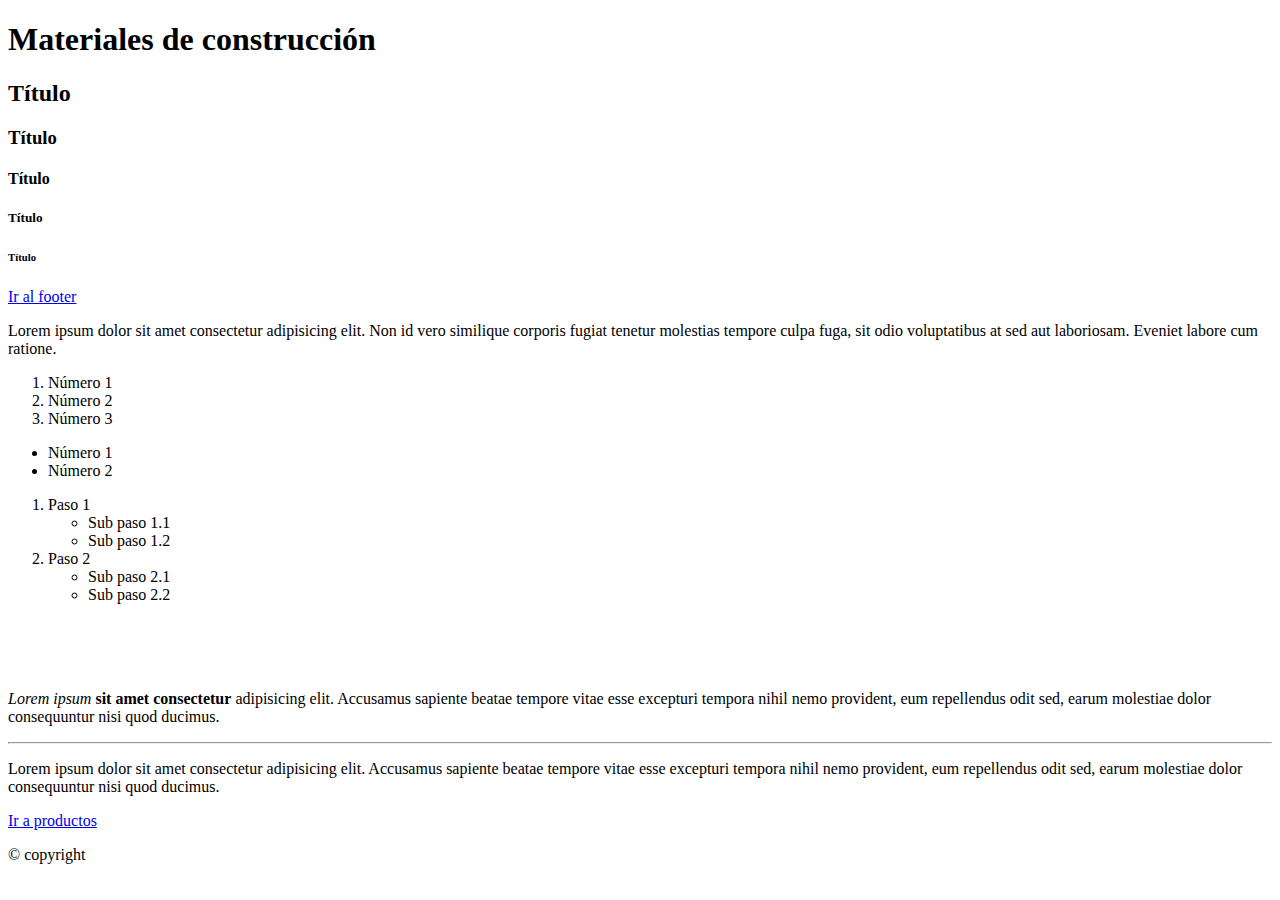
<file: html/index.html>
<!DOCTYPE html>
<html lang="en">
<head>
    <meta charset="UTF-8">
    <meta name="viewport" content="width=device-width, initial-scale=1.0">
    <title>Materiales de construcción</title>
</head>
<body>
    <!-- Heading -->
    <h1>Materiales de construcción</h1>
    <h2>Título</h2>
    <h3>Título</h3>
    <h4>Título</h4>
    <h5>Título</h5>
    <h6>Título</h6>

    <a href="#footer">Ir al footer</a>

    <!-- Párrafos -->
     <p>
        Lorem ipsum dolor sit amet consectetur adipisicing elit. Non id vero similique corporis fugiat tenetur molestias tempore culpa fuga, sit odio voluptatibus at sed aut laboriosam. Eveniet labore cum ratione.
    </p>
    <!-- listas -->
    <ol>
        <li>Número 1</li>
        <li>Número 2</li>
        <li>Número 3</li>
    </ol>
    
    <ul>
        <li>Número 1</li>
        <li>Número 2</li>
    </ul>
    <!-- listas anidadas -->
    <ol>
        <li>
            Paso 1
            <ul>
                <li>Sub paso 1.1</li>
                <li>Sub paso 1.2</li>
            </ul>
        </li>

        <li>
            Paso 2
            <ul>
                <li>Sub paso 2.1</li>
                <li>Sub paso 2.2</li>
            </ul>
        </li>
    </ol>

    <!-- salto de línea -->
     <br>
     <br>
     <br>
     <p>
        <em>Lorem ipsum</em> 
        <strong>sit amet consectetur</strong> adipisicing elit. Accusamus sapiente beatae tempore vitae esse excepturi tempora nihil nemo provident, eum repellendus odit sed, earum molestiae dolor consequuntur nisi quod ducimus.
    </p>
    <!-- línea horizontal -->
     <hr>
     <p>
        <span>Lorem ipsum dolor sit</span>
         amet consectetur adipisicing elit. Accusamus sapiente beatae tempore vitae esse excepturi tempora nihil nemo provident, eum repellendus odit sed, earum molestiae dolor consequuntur nisi quod ducimus.
    </p>
    
    <!-- enlaces -->
     <a href="productos.html">Ir a productos</a>
    <p id="footer"><span>&copy;</span> copyright</p>
</body>
</html>
</file>
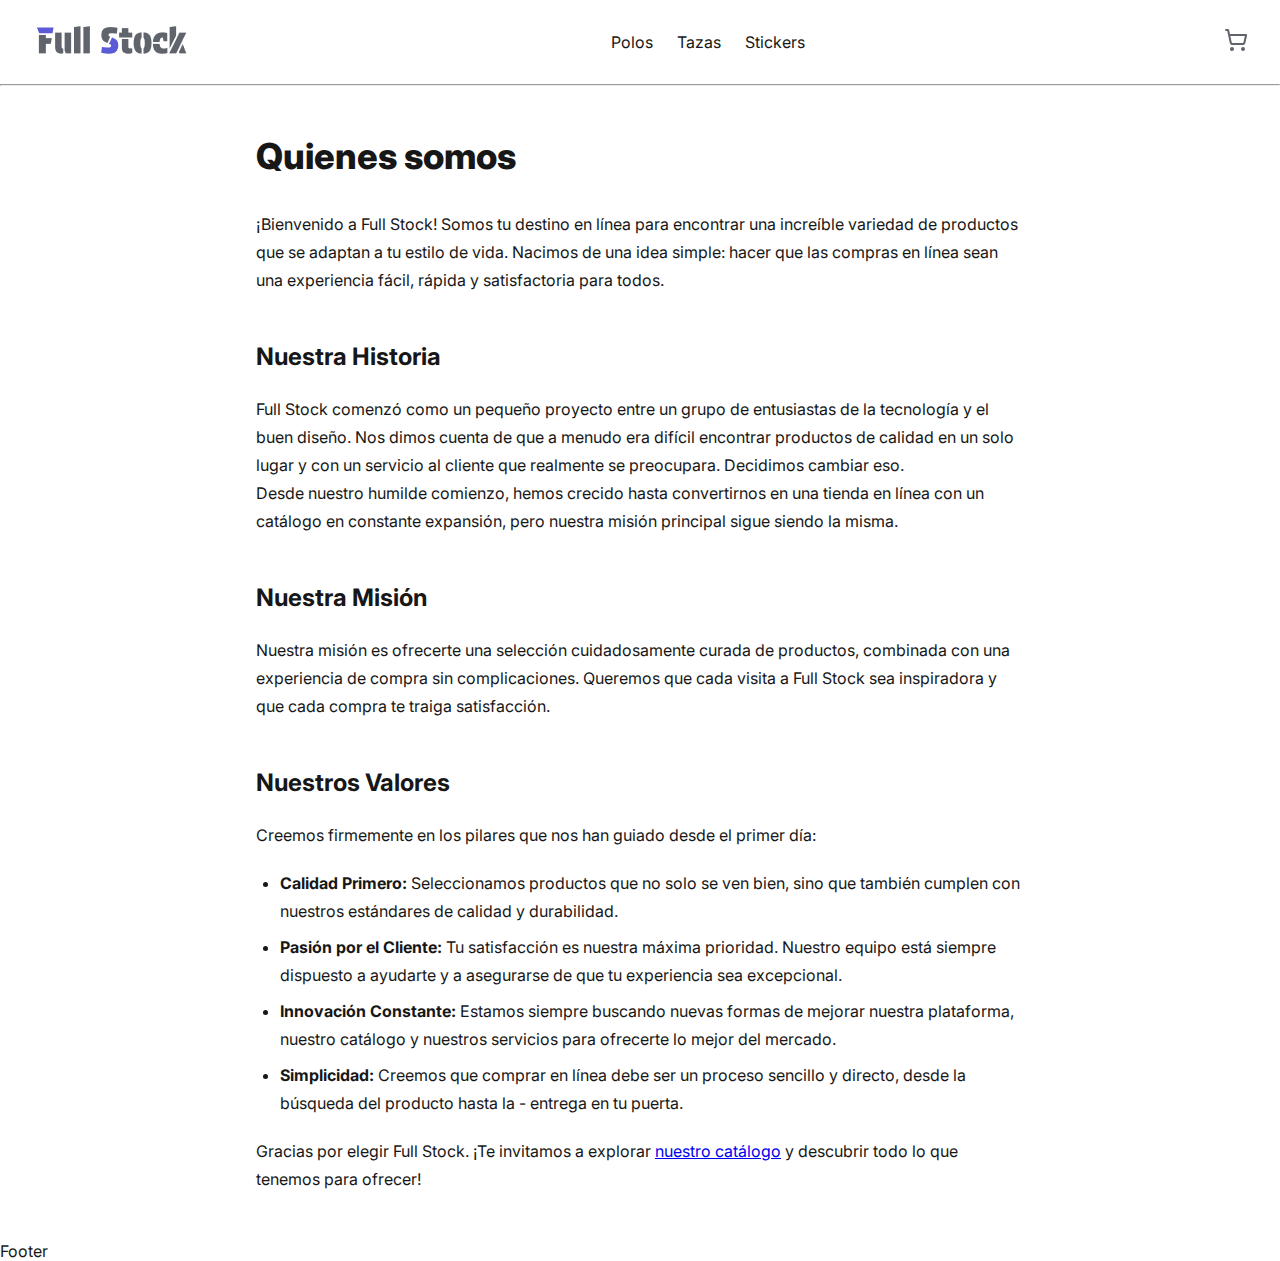
<file: 20251112 old/about.html>
<!DOCTYPE html>
<html lang="es">
  <head>
    <meta charset="UTF-8" />
    <meta name="viewport" content="width=device-width, initial-scale=1.0" />
    <title>Quienes somos | Full Stock</title>
    <link rel="stylesheet" href="./css/reset.css" />
    <link rel="stylesheet" href="./css/header.css" />
    <link rel="stylesheet" href="./css/about.css" />
  </head>
  <body>
    <header class="header">
      <div class="header__logo">
        <img src="./images/Logo.jpg" width="160px" height="40px" alt="" />
      </div>
      <nav class="header__nav">
        <ul class="header__nav__list">
          <li class="header__nav_item">Polos</li>
          <li class="header__nav_item">Tazas</li>
          <li class="header__nav_item">Stickers</li>
        </ul>
      </nav>
      <div class="header__cart">
        <img src="./icons/cart.svg" width="24" height="24" alt="" />
      </div>
    </header>
    <hr />
    <main class="about">
      <section class="about__section about__main">
        <h1 class="about__main-title">Quienes somos</h1>
        <p class="about__text about__main-text">
          ¡Bienvenido a Full Stock! Somos tu destino en línea para encontrar una
          increíble variedad de productos que se adaptan a tu estilo de vida.
          Nacimos de una idea simple: hacer que las compras en línea sean una
          experiencia fácil, rápida y satisfactoria para todos.
        </p>
      </section>
      <section class="about__section about__history">
        <h2 class="about__history-title">Nuestra Historia</h2>
        <p class="about__text">
          Full Stock comenzó como un pequeño proyecto entre un grupo de
          entusiastas de la tecnología y el buen diseño. Nos dimos cuenta de que
          a menudo era difícil encontrar productos de calidad en un solo lugar y
          con un servicio al cliente que realmente se preocupara. Decidimos
          cambiar eso.
        </p>
        <p class="about__text">
          Desde nuestro humilde comienzo, hemos crecido hasta convertirnos en
          una tienda en línea con un catálogo en constante expansión, pero
          nuestra misión principal sigue siendo la misma.
        </p>
      </section>

      <section class="about__section about__mission">
        <h2 class="about__mission-title">Nuestra Misión</h2>
        <p class="about__text">
          Nuestra misión es ofrecerte una selección cuidadosamente curada de
          productos, combinada con una experiencia de compra sin complicaciones.
          Queremos que cada visita a Full Stock sea inspiradora y que cada
          compra te traiga satisfacción.
        </p>
      </section>

      <section class="about__section about__values">
        <h2 class="about__values-title">Nuestros Valores</h2>
        <p class="about__text about__values-intro">
          Creemos firmemente en los pilares que nos han guiado desde el primer
          día:
        </p>
        <ul class="about__values-list">
          <li class="about__values-item">
            <strong class="about__values-title">Calidad Primero:</strong>
            Seleccionamos productos que no solo se ven bien, sino que también
            cumplen con nuestros estándares de calidad y durabilidad.
          </li>
          <li class="about__values-item">
            <strong class="about__values-title">Pasión por el Cliente:</strong>
            Tu satisfacción es nuestra máxima prioridad. Nuestro equipo está
            siempre dispuesto a ayudarte y a asegurarse de que tu experiencia
            sea excepcional.
          </li>
          <li class="about__values-item">
            <strong class="about__values-title">Innovación Constante:</strong>
            Estamos siempre buscando nuevas formas de mejorar nuestra
            plataforma, nuestro catálogo y nuestros servicios para ofrecerte lo
            mejor del mercado.
          </li>
          <li class="about__values-item">
            <strong class="about__values-title">Simplicidad:</strong>
            Creemos que comprar en línea debe ser un proceso sencillo y directo,
            desde la búsqueda del producto hasta la - entrega en tu puerta.
          </li>
        </ul>
      </section>

      <p class="about__closing">
        Gracias por elegir Full Stock. ¡Te invitamos a explorar
        <!-- Todo: Agrega referencia correcta para 'nuestro catálogo'-->
        <a href="#" target="_blank" rel="noopener noreferrer"
          >nuestro catálogo</a
        >
        y descubrir todo lo que tenemos para ofrecer!
      </p>
    </main>
    <footer><div>Footer</div></footer>
  </body>
</html>
</file>
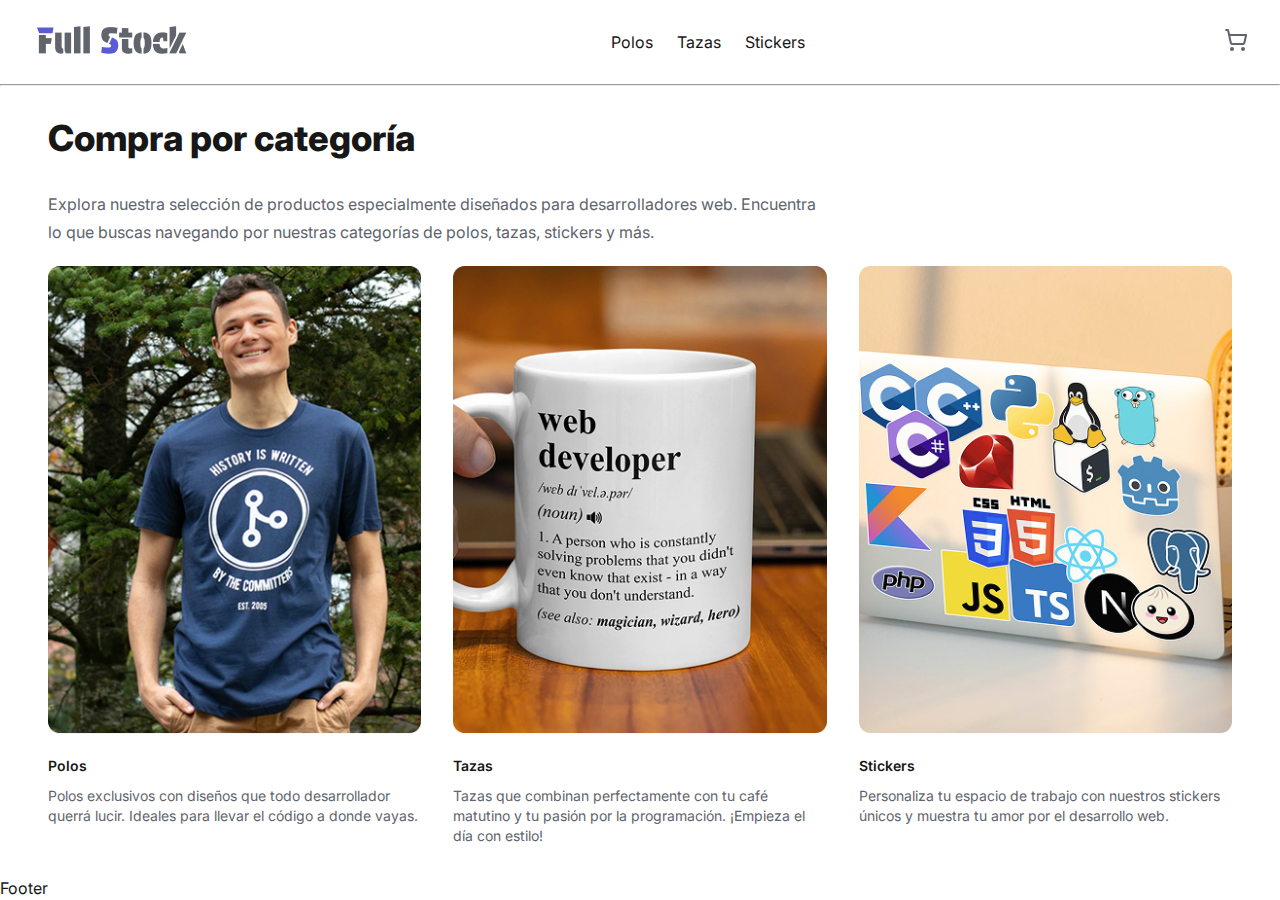
<file: 20251112 old/home.html>
<!DOCTYPE html>
<html lang="en">
<head>
    <meta charset="UTF-8">
    <meta name="viewport" content="width=device-width, initial-scale=1.0">
    <title>Document</title>
    <link rel="stylesheet" href="./css/reset.css" />
    <link rel="stylesheet" href="./css/header.css" />
    <link rel="stylesheet" href="./css/home.css" />
</head>
<body>
    <header class="header">
      <div class="header__logo">
        <img src="./images/Logo.jpg" width="160px" height="40px" alt="" />
      </div>
      <nav class="header__nav">
        <ul class="header__nav__list">
          <li class="header__nav_item">Polos</li>
          <li class="header__nav_item">Tazas</li>
          <li class="header__nav_item">Stickers</li>
        </ul>
      </nav>
      <div class="header__cart">
        <img src="./icons/cart.svg" width="24" height="24" alt="" />
      </div>
    </header>
    <hr />
    <main class="categories">
        <section class="categories__section">
            <h1 class="categories__title">Compra por categoría</h1>
            <p class="categories__text categories__main-text">
            Explora nuestra selección de productos especialmente diseñados para desarrolladores web. Encuentra lo que buscas navegando por nuestras categorías de polos, tazas, stickers y más.
            </p>
        </section>
        <section class="products__section products__list">
            <article class="imagen__section">
                <img src="./images/Polos.jpg" alt="Polo azul para desarrolladores">
                <h3 class="products__subtitle">Polos</h3>
                <p class="products__text">Polos exclusivos con diseños que todo desarrollador querrá lucir. Ideales para llevar el código a donde vayas.</p>
            </article>
            <article class="imagen__section">
                <img src="./images/Tazas.jpg" alt="Taza blanca con definición de web developer">
                <h3 class="products__subtitle">Tazas</h3>
                <p class="products__text">Tazas que combinan perfectamente con tu café matutino y tu pasión por la programación. ¡Empieza el día con estilo!</p>
            </article>
            <article class="imagen__section">
                <img src="./images/Stickers.jpg" alt="Stickers de lenguajes de programación">
                <h3 class="products__subtitle">Stickers</h3>
                <p class="products__text">Personaliza tu espacio de trabajo con nuestros stickers únicos y muestra tu amor por el desarrollo web.</p>
            </article>
        </section>
    </main>
    <footer>
      <div class="nav-container">
        <span>Footer</span>
        <!-- <nav></nav> -->
      </div>
    </footer>
</body>
</html>
</file>
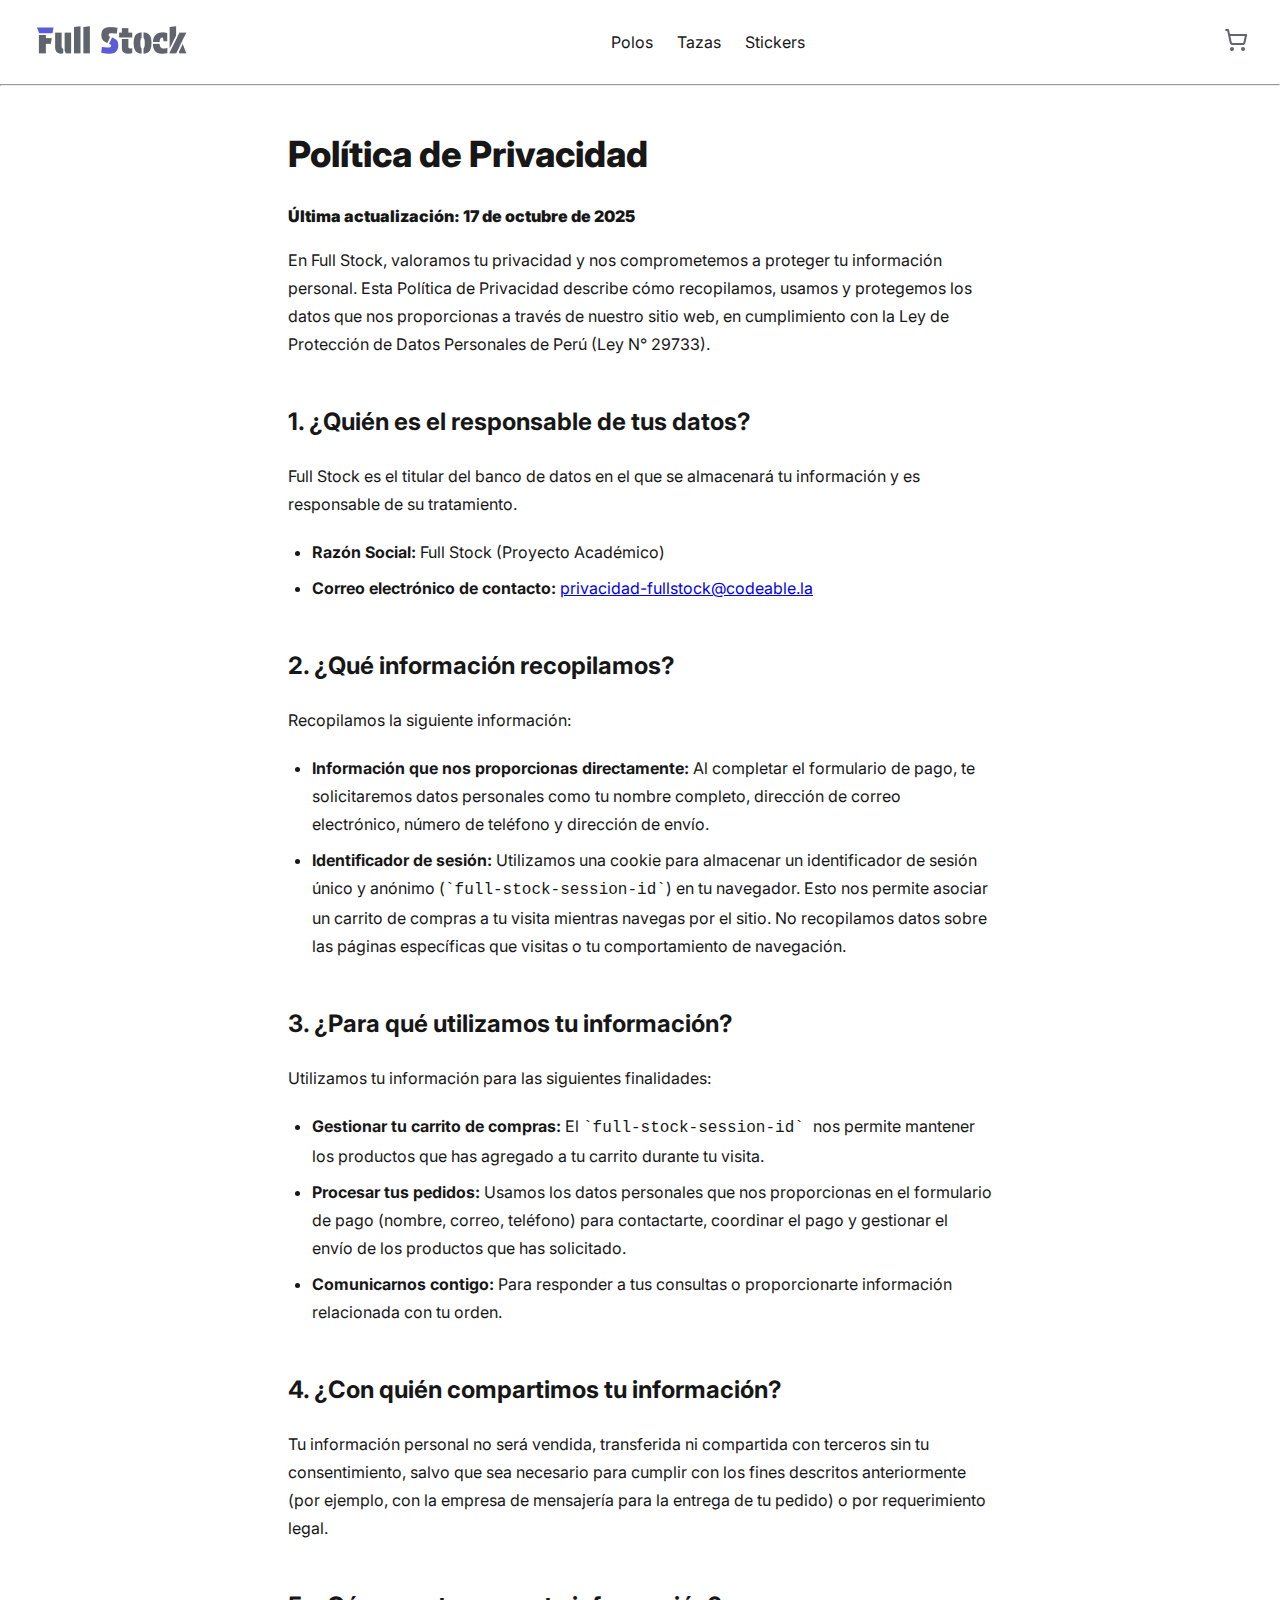
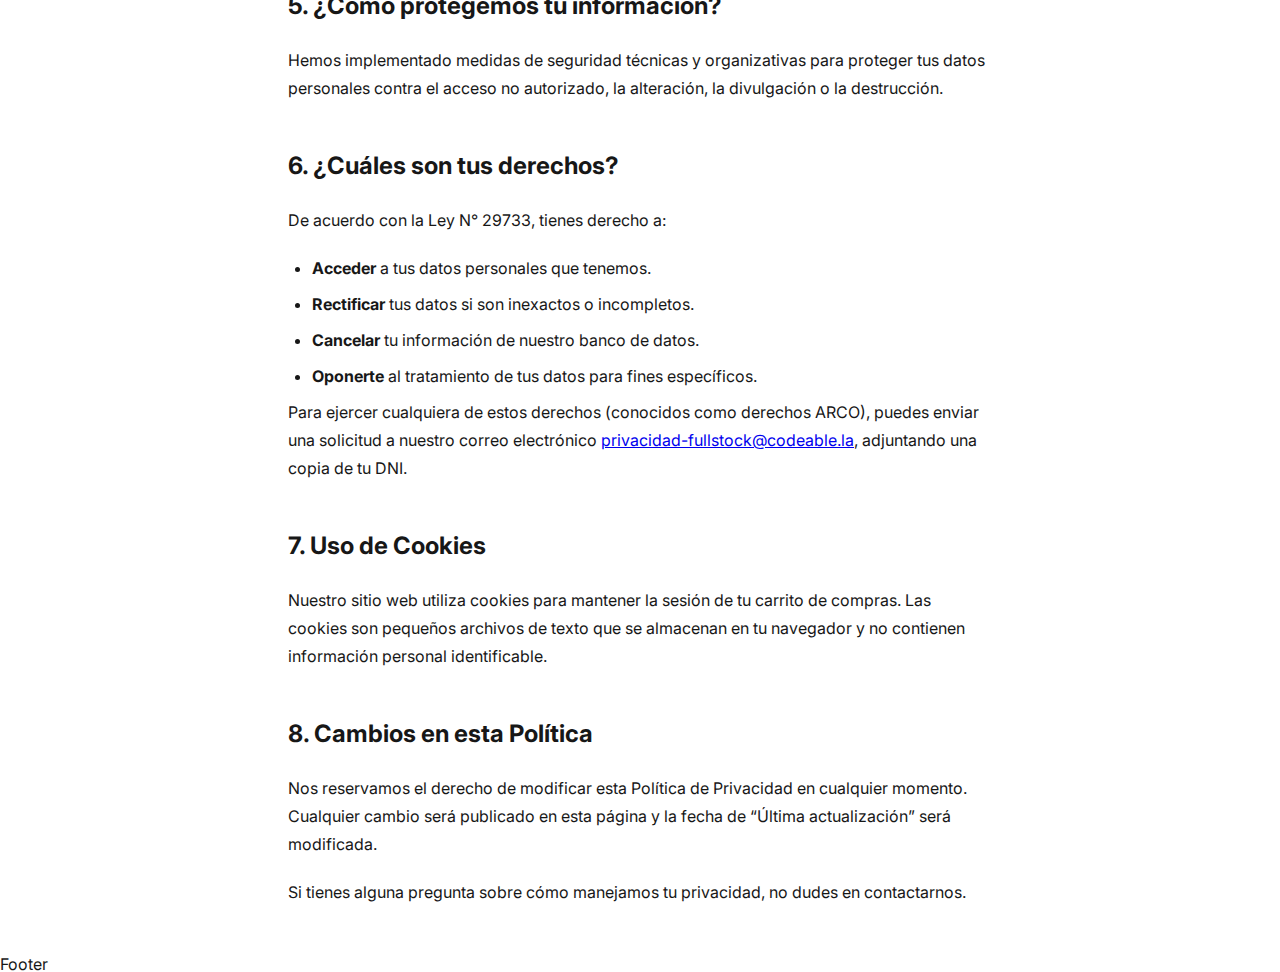
<file: 20251112 old/privacy.html>
<!DOCTYPE html>
<html lang="en">
  <head>
    <meta charset="UTF-8" />
    <meta name="viewport" content="width=device-width, initial-scale=1.0" />
    <title>Document</title>
    <link rel="stylesheet" href="./css/header.css" />
    <link rel="stylesheet" href="./css/reset.css" />
    <link rel="stylesheet" href="./css/privacy.css" />
  </head>
  <body>
    <header class="header">
      <div class="header__logo">
        <img src="./images/Logo.jpg" width="160px" height="40px" alt="" />
      </div>
      <nav class="header__nav">
        <ul class="header__nav__list">
          <li class="header__nav_item">Polos</li>
          <li class="header__nav_item">Tazas</li>
          <li class="header__nav_item">Stickers</li>
        </ul>
      </nav>
      <div class="header__cart">
        <img src="./icons/cart.svg" width="24" height="24" alt="" />
      </div>
    </header>
    <hr />
    <main>
      <section class="privacy__section privacy">
        <h1 class="privacy__title">Política de Privacidad</h1>
        <p class="privacy__updated">
          <strong>Última actualización: 17 de octubre de 2025</strong>
        </p>
        <p class="privacy__text privacy__intro">
          En Full Stock, valoramos tu privacidad y nos comprometemos a proteger
          tu información personal. Esta Política de Privacidad describe cómo
          recopilamos, usamos y protegemos los datos que nos proporcionas a
          través de nuestro sitio web, en cumplimiento con la Ley de Protección
          de Datos Personales de Perú (Ley N° 29733).
        </p>
      </section>

      <section class="privacy__section privacy__responsable">
        <h2 class="privacy__subtitle">
          1. ¿Quién es el responsable de tus datos?
        </h2>
        <p class="privacy__text">
          Full Stock es el titular del banco de datos en el que se almacenará tu
          información y es responsable de su tratamiento.
        </p>
        <ul class="privacy__list privacy__responsable-list">
          <li class="privacy__list-item privacy__responsable-item">
            <strong>Razón Social:</strong>
            Full Stock (Proyecto Académico)
          </li>
          <li class="privacy__list-item privacy__responsable-item">
            <strong>Correo electrónico de contacto:</strong>
            <a href="mailto:privacidad-fullstock@codeable.la"
              >privacidad-fullstock@codeable.la</a
            >
          </li>
        </ul>
      </section>

      <section class="privacy__section privacy__recopilation">
        <h2 class="privacy__subtitle">2. ¿Qué información recopilamos?</h2>
        <p class="privacy__text">Recopilamos la siguiente información:</p>
        <ul class="privacy__list">
          <li class="privacy__list-item">
            <strong>Información que nos proporcionas directamente: </strong>
            Al completar el formulario de pago, te solicitaremos datos
            personales como tu nombre completo, dirección de correo electrónico,
            número de teléfono y dirección de envío.
          </li>
          <li class="privacy__list-item">
            <strong> Identificador de sesión: </strong>
            Utilizamos una cookie para almacenar un identificador de sesión
            único y anónimo (<code>`full-stock-session-id`</code>) en tu
            navegador. Esto nos permite asociar un carrito de compras a tu
            visita mientras navegas por el sitio. No recopilamos datos sobre las
            páginas específicas que visitas o tu comportamiento de navegación.
          </li>
        </ul>
      </section>

      <section class="privacy__section privacy__use">
        <h2 class="privacy__subtitle">
          3. ¿Para qué utilizamos tu información?
        </h2>
        <p class="privacy__text">
          Utilizamos tu información para las siguientes finalidades:
        </p>
        <ul class="privacy__list">
          <li class="privacy__list-item">
            <strong>Gestionar tu carrito de compras: </strong
            >El <code>`full-stock-session-id` </code>nos permite mantener los
            productos que has agregado a tu carrito durante tu visita.
          </li>
          <li class="privacy__list-item">
            <strong>Procesar tus pedidos: </strong>Usamos los datos personales
            que nos proporcionas en el formulario de pago (nombre, correo,
            teléfono) para contactarte, coordinar el pago y gestionar el envío
            de los productos que has solicitado.
          </li>
          <li class="privacy__list-item">
            <strong>Comunicarnos contigo: </strong>Para responder a tus
            consultas o proporcionarte información relacionada con tu orden.
          </li>
        </ul>
      </section>

      <section class="privacy__section privacy__compartimos">
        <h2 class="privacy__subtitle">
          4. ¿Con quién compartimos tu información?
        </h2>
        <p class="privacy__text">
          Tu información personal no será vendida, transferida ni compartida con
          terceros sin tu consentimiento, salvo que sea necesario para cumplir
          con los fines descritos anteriormente (por ejemplo, con la empresa de
          mensajería para la entrega de tu pedido) o por requerimiento legal.
        </p>
      </section>

      <section class="privacy__section privacy__protect">
        <h2 class="privacy__subtitle">5. ¿Cómo protegemos tu información?</h2>
        <p class="privacy__text">
          Hemos implementado medidas de seguridad técnicas y organizativas para
          proteger tus datos personales contra el acceso no autorizado, la
          alteración, la divulgación o la destrucción.
        </p>
      </section>

      <section class="privacy__section privacy__rights">
        <h2 class="privacy__subtitle">6. ¿Cuáles son tus derechos?</h2>
        <p class="privacy__text">
          De acuerdo con la Ley N° 29733, tienes derecho a:
        </p>
        <ul class="privacy__list">
          <li class="privacy__list-item">
            <strong>Acceder</strong> a tus datos personales que tenemos.
          </li>
          <li class="privacy__list-item">
            <strong>Rectificar</strong> tus datos si son inexactos o
            incompletos.
          </li>
          <li class="privacy__list-item">
            <strong>Cancelar</strong> tu información de nuestro banco de datos.
          </li>
          <li class="privacy__list-item">
            <strong>Oponerte</strong> al tratamiento de tus datos para fines
            específicos.
          </li>
        </ul>
        <p class="privacy__text">
          Para ejercer cualquiera de estos derechos (conocidos como derechos
          ARCO), puedes enviar una solicitud a nuestro correo electrónico
          <a href="mailto:privacidad-fullstock@codeable.la">
            privacidad-fullstock@codeable.la</a
          >, adjuntando una copia de tu DNI.
        </p>
      </section>

      <section class="privacy__section privacy__cookies">
        <h2 class="privacy__subtitle">7. Uso de Cookies</h2>
        <p class="privacy__text">
          Nuestro sitio web utiliza cookies para mantener la sesión de tu
          carrito de compras. Las cookies son pequeños archivos de texto que se
          almacenan en tu navegador y no contienen información personal
          identificable.
        </p>
      </section>

      <section class="privacy__section privacy__change">
        <h2 class="privacy__subtitle">8. Cambios en esta Política</h2>
        <p class="privacy__text">
          Nos reservamos el derecho de modificar esta Política de Privacidad en
          cualquier momento. Cualquier cambio será publicado en esta página y la
          fecha de “Última actualización” será modificada.
        </p>
        <p class="privacy__text">
          Si tienes alguna pregunta sobre cómo manejamos tu privacidad, no dudes
          en contactarnos.
        </p>
      </section>
    </main>
    <footer>
      <div class="nav-container">
        <span>Footer</span>
        <!-- <nav></nav> -->
      </div>
    </footer>
  </body>
</html>
</file>
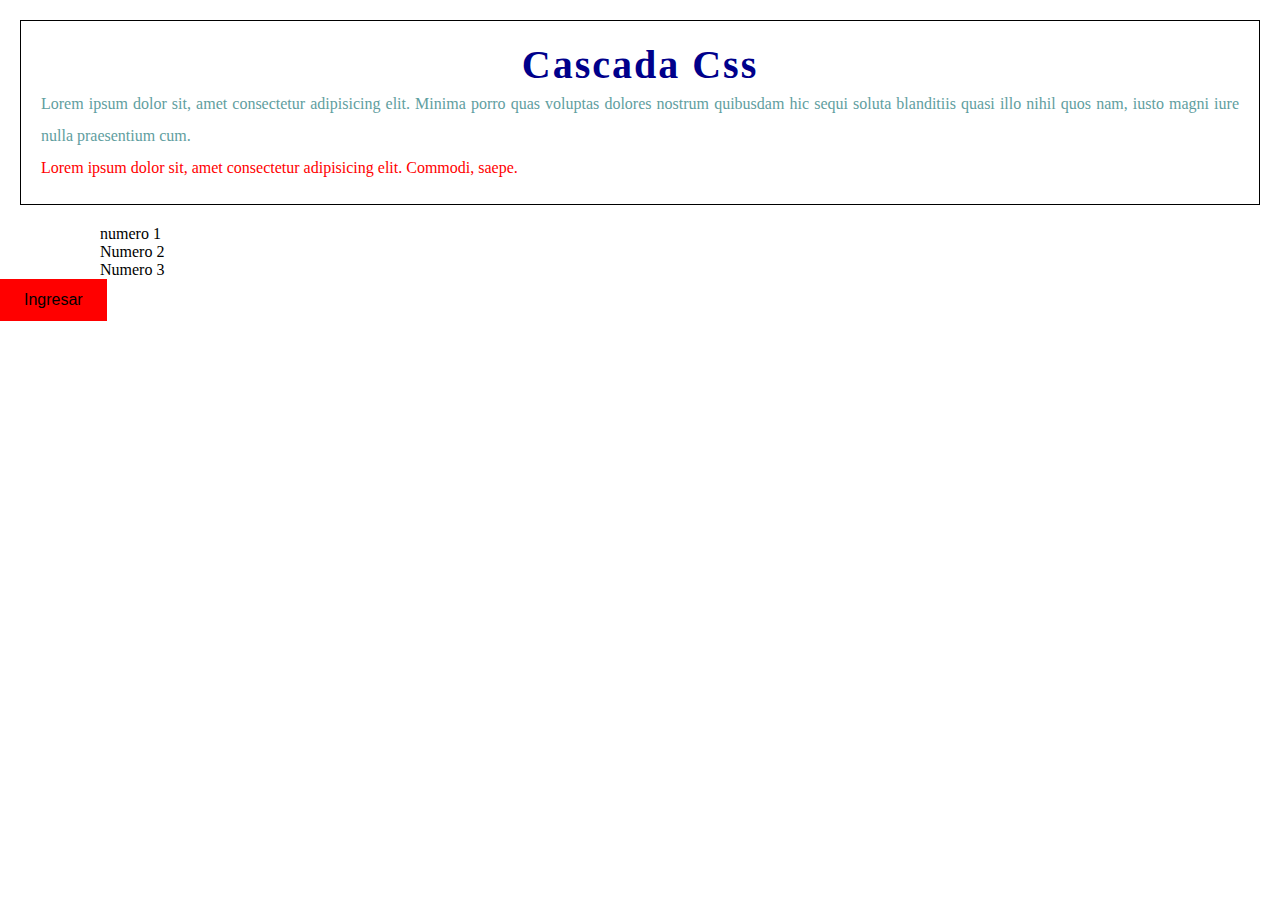
<file: classes/2.1.1cascada.html>
<!DOCTYPE html>
<html lang="en">
  <head>
    <meta charset="UTF-8" />
    <meta name="viewport" content="width=device-width, initial-scale=1.0" />
    <title>Cascada</title>
    <link rel="stylesheet" href="./css/cascada.css" />
  </head>
  <body class="body" id="body-new">
    <section class="categories">
      <h1 class="categories__title">Cascada Css</h1>
      <article class="categories__product">
        <p style="color: cadetblue" class="categories__description">
          Lorem ipsum dolor sit, amet consectetur adipisicing elit. Minima porro
          quas voluptas dolores nostrum quibusdam hic sequi soluta blanditiis
          quasi illo nihil quos nam, iusto magni iure nulla praesentium cum.
        </p>
        <p class="categories__description categories__description--active">
          Lorem ipsum dolor sit, amet consectetur adipisicing elit. Commodi,
          saepe.
        </p>
      </article>
    </section>

    <ul>
      <li>numero 1</li>
      <li>Numero 2</li>
      <li>Numero 3</li>
    </ul>
    <button id="button">Ingresar</button>
  </body>
</html>
</file>
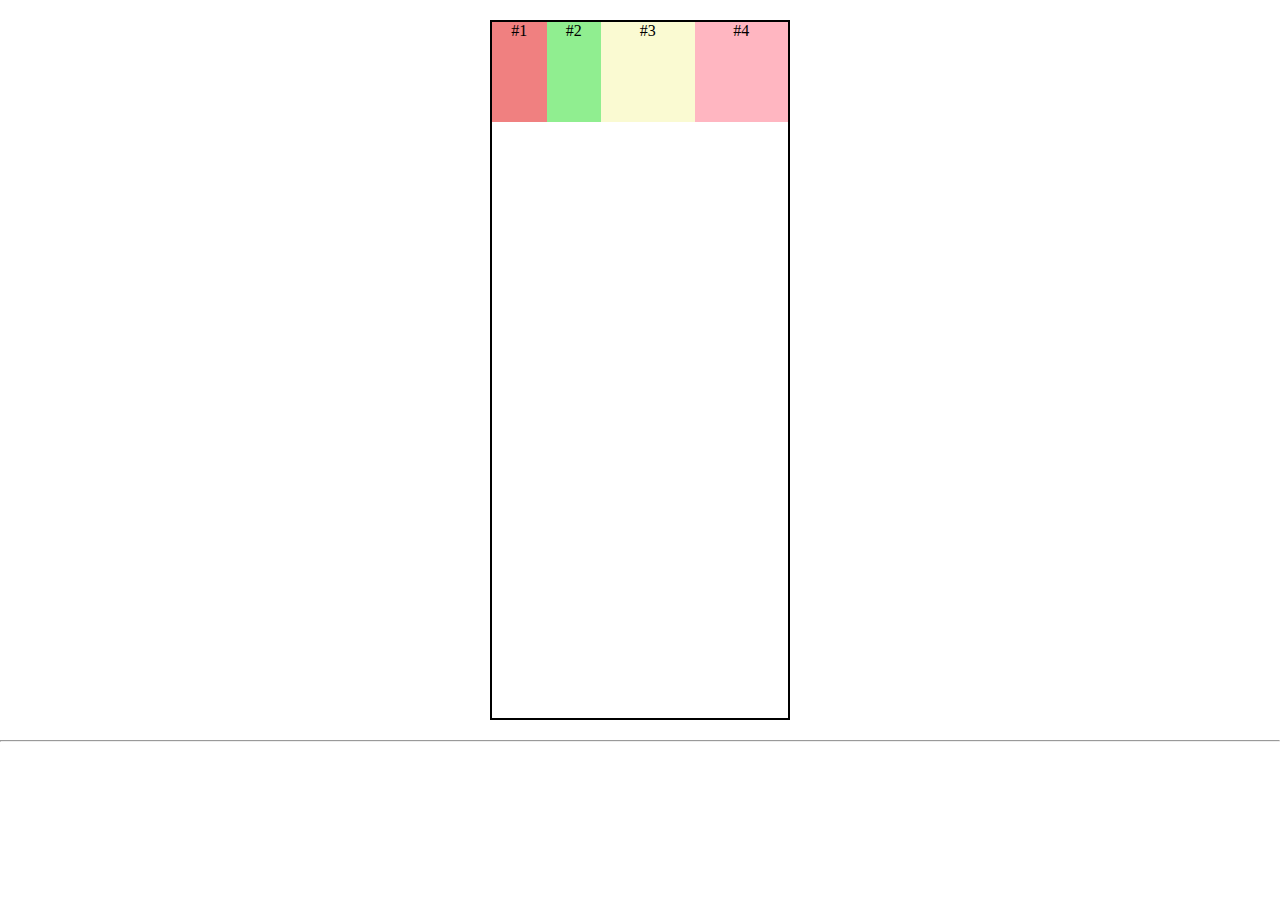
<file: classes/2.1.2flex-box.html>
<!DOCTYPE html>
<html lang="es">
  <head>
    <meta charset="UTF-8" />
    <meta name="viewport" content="width=device-width, initial-scale=1.0" />
    <title>Document</title>
    <link rel="stylesheet" href="./css/flex-box.css" />
  </head>
  <body>
    <div class="parent">
      <div class="child child-1">#1</div>
      <div class="child child-2">#2</div>
      <div class="child child-3">#3</div>
      <div class="child child-4">#4</div>
    </div>

    <hr />
  </body>
</html>
</file>
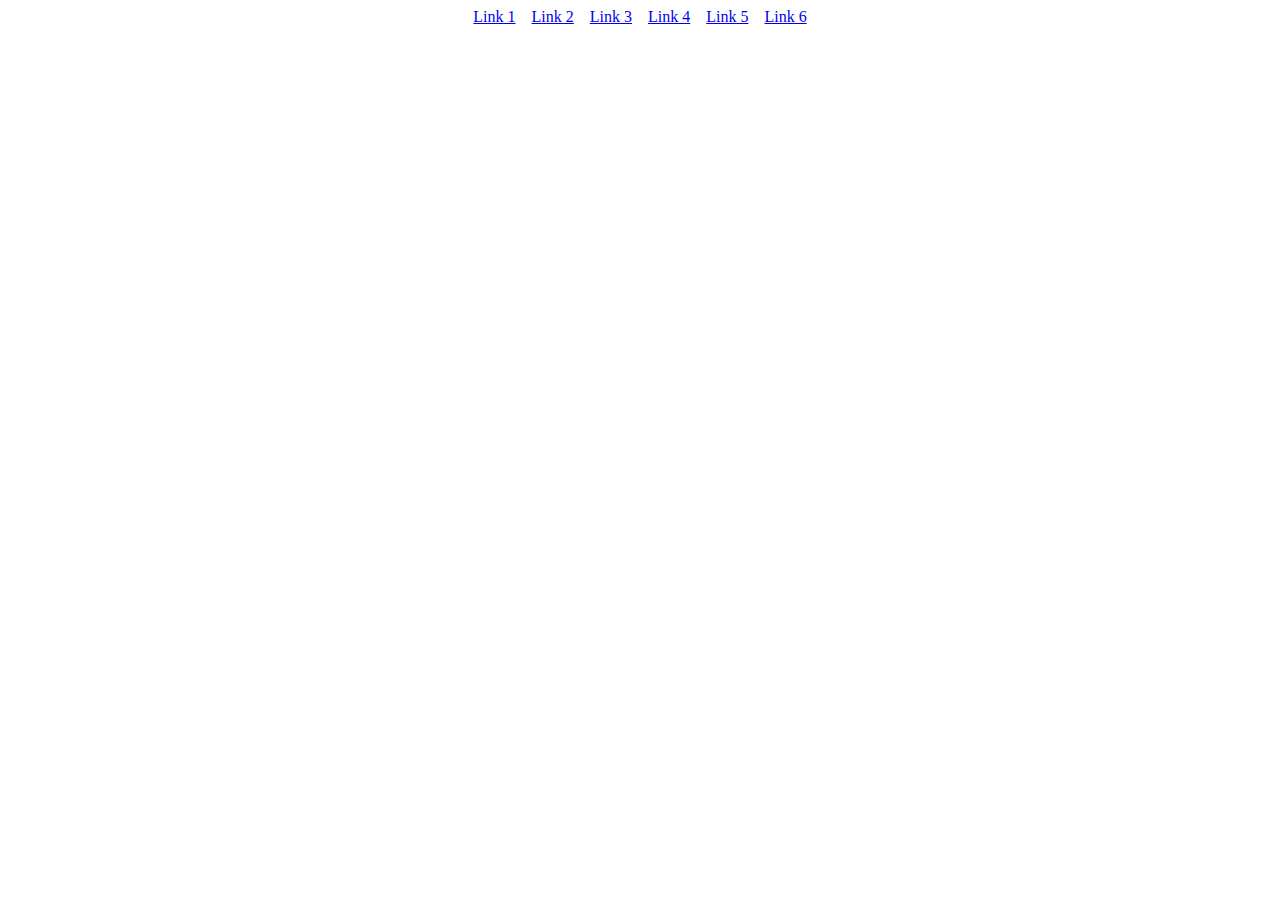
<file: classes/2.1.3ejercicio-flex.html>
<html lang="en">
  <head>
    <meta charset="UTF-8" />
    <meta name="viewport" content="width=device-width, initial-scale=1.0" />
    <title>Document</title>
    <link rel="stylesheet" href="./css/ejercicio-flex.css" />
    <style>
      .links {
        /* completar estilos */
      }
    </style>
  </head>
  <body>
    <ul class="links">
      <li><a href="#">Link 1</a></li>
      <li><a href="#">Link 2</a></li>
      <li><a href="#">Link 3</a></li>
      <li><a href="#">Link 4</a></li>
      <li><a href="#">Link 5</a></li>
      <li><a href="#">Link 6</a></li>
    </ul>
  </body>
</html>
</file>
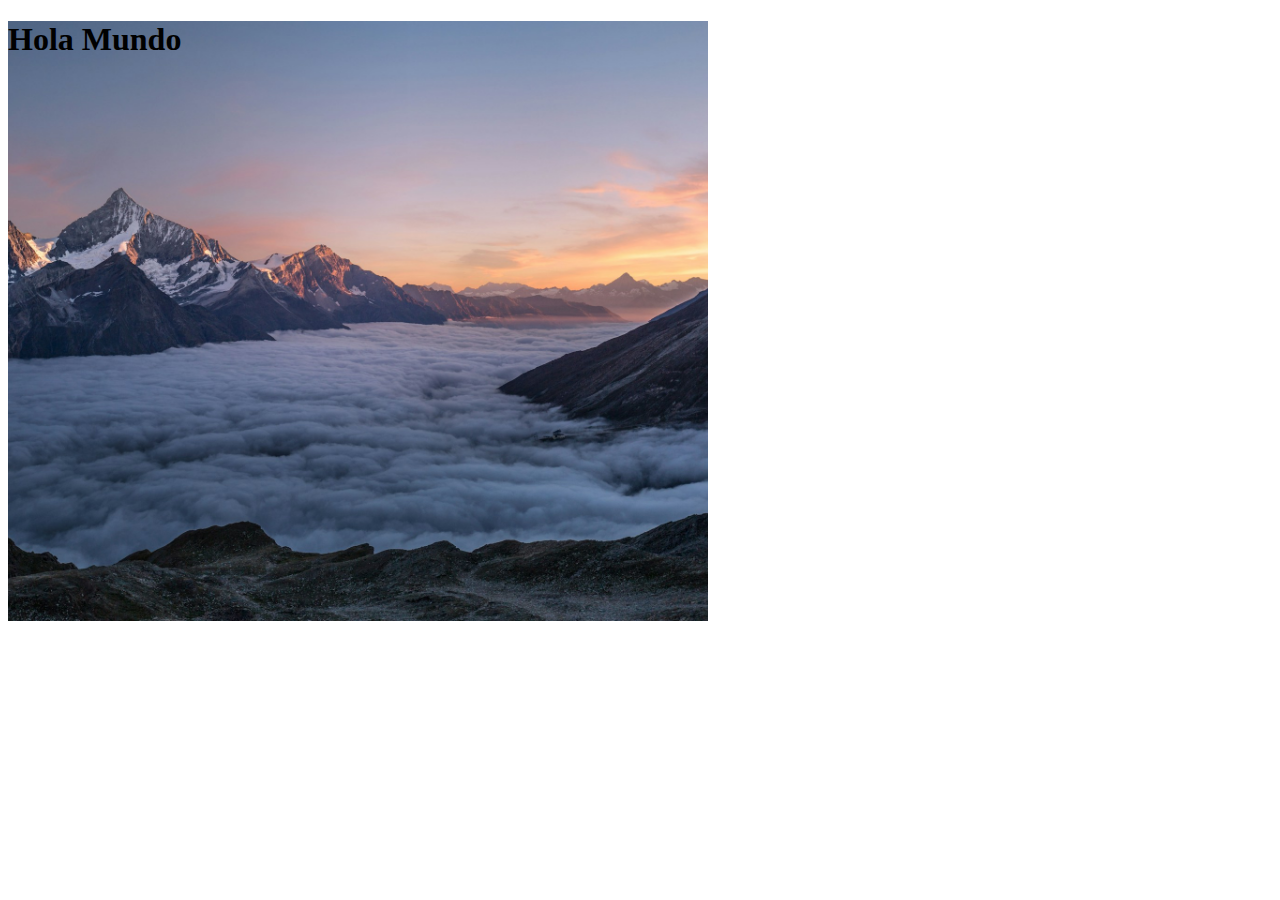
<file: classes/2.3.1background.html>
<!DOCTYPE html>
<html lang="en">
<head>
    <meta charset="UTF-8">
    <meta name="viewport" content="width=device-width, initial-scale=1.0">
    <title>Document</title>
    <link rel="stylesheet" href="./css/background.css">
</head>
<body>
    <div class="container">
        <h1 class="title">Hola Mundo</h1>
    </div>
</body>
</html>
</file>
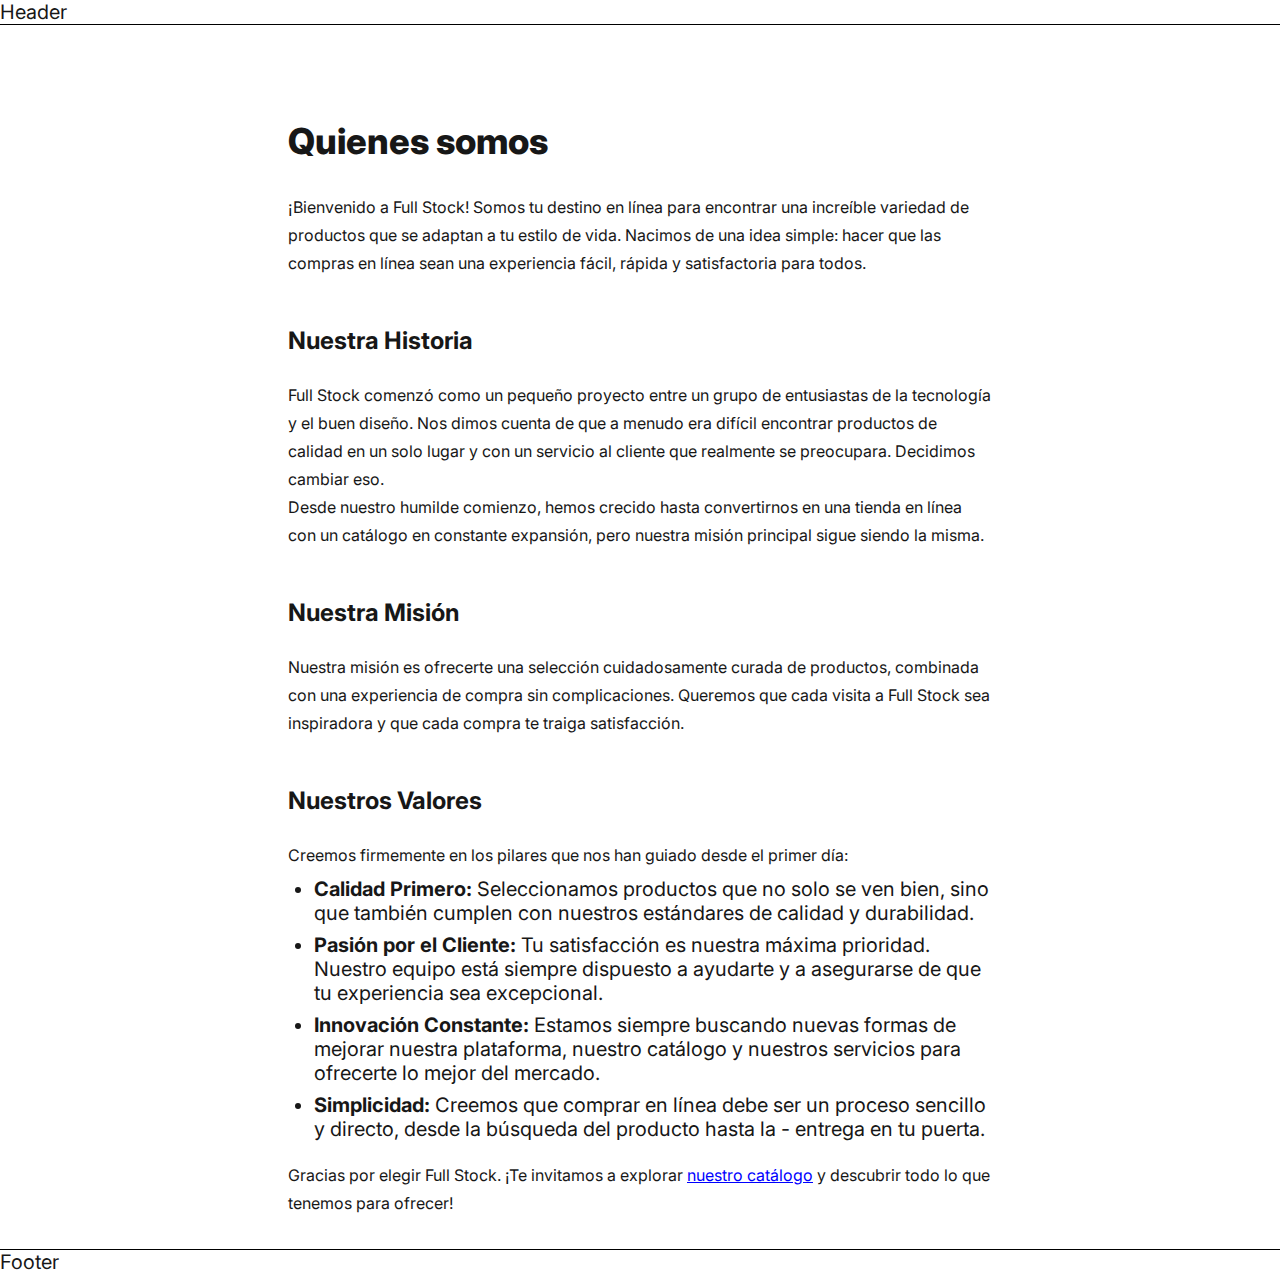
<file: full-stock/about.html>
<!DOCTYPE html>
<html lang="en">
<head>
    <meta charset="UTF-8">
    <meta name="viewport" content="width=device-width, initial-scale=1.0">
    <title>Quienes somos | Full Stock</title>
    <link rel="stylesheet" href="../styles/styles.css">
    <link rel="preconnect" href="https://fonts.googleapis.com">
    <link rel="preconnect" href="https://fonts.gstatic.com" crossorigin>
    <link href="https://fonts.googleapis.com/css2?family=Inter:ital,opsz,wght@0,14..32,100..900;1,14..32,100..900&family=Noto+Sans+JP:wght@100..900&display=swap" rel="stylesheet">
    <!-- <style>
        * {
            margin: 0;
            padding: 0;
            box-sizing: border-box;
        }

        a {
            color: orange;
            text-decoration: none;
        }
        p {
            color: blue;
        }
        /* #parrafo {
            color: red;
            font-size: 18px;
            font-family: Arial, Helvetica, sans-serif;
            line-height: 1.6;
        } */

        /* .parrafo2 {
            color: green;
            font-size: 16px;
            font-family: 'Times New Roman', Times, serif;
            line-height: 1.5;
        } */
    </style> -->
</head>
<body>
    <header><div>Header</div></header>
    <main>
      <h1>Quienes somos</h1>
      <p>
        ¡Bienvenido a Full Stock! Somos tu destino en línea para encontrar una
        increíble variedad de productos que se adaptan a tu estilo de vida.
        Nacimos de una idea simple: hacer que las compras en línea sean una
        experiencia fácil, rápida y satisfactoria para todos.
      </p>
      <h2>Nuestra Historia</h2>
      <p>
        Full Stock comenzó como un pequeño proyecto entre un grupo de
        entusiastas de la tecnología y el buen diseño. Nos dimos cuenta de que a
        menudo era difícil encontrar productos de calidad en un solo lugar y con
        un servicio al cliente que realmente se preocupara. Decidimos cambiar
        eso.
      </p>
      <p>
        Desde nuestro humilde comienzo, hemos crecido hasta convertirnos en una
        tienda en línea con un catálogo en constante expansión, pero nuestra
        misión principal sigue siendo la misma.
      </p>
      <h2>Nuestra Misión</h2>
      <p>
        Nuestra misión es ofrecerte una selección cuidadosamente curada de
        productos, combinada con una experiencia de compra sin complicaciones.
        Queremos que cada visita a Full Stock sea inspiradora y que cada compra
        te traiga satisfacción.
      </p>
      <h2>Nuestros Valores</h2>
      <p>
        Creemos firmemente en los pilares que nos han guiado desde el primer
        día:
      </p>
      <ul>
        <li>
          <strong>Calidad Primero:</strong>
          Seleccionamos productos que no solo se ven bien, sino que también
          cumplen con nuestros estándares de calidad y durabilidad.
        </li>
        <li>
          <strong>Pasión por el Cliente:</strong> Tu satisfacción es nuestra
          máxima prioridad. Nuestro equipo está siempre dispuesto a ayudarte y a
          asegurarse de que tu experiencia sea excepcional.
        </li>
        <li>
          <strong>Innovación Constante:</strong>
          Estamos siempre buscando nuevas formas de mejorar nuestra plataforma,
          nuestro catálogo y nuestros servicios para ofrecerte lo mejor del
          mercado.
        </li>
        <li>
          <strong>Simplicidad:</strong>
          Creemos que comprar en línea debe ser un proceso sencillo y directo,
          desde la búsqueda del producto hasta la - entrega en tu puerta.
        </li>
      </ul>
      <p>
        Gracias por elegir Full Stock. ¡Te invitamos a explorar
        <!-- Todo: Agrega referencia correcta para 'nuestro catálogo'-->
        <a href="#" target="_blank" rel="noopener noreferrer"
          >nuestro catálogo</a
        >
        y descubrir todo lo que tenemos para ofrecer!
      </p>
    </main>
    <footer><div>Footer</div></footer>
  </body>
</html>
</file>
<file: 20251112 old/css/header.css>
/* Header */
.header {
  margin: 0 auto;
  max-width: 80rem;
  padding: 1.25rem 2rem;
  display: flex;
  justify-content: space-between;
  align-items: center;
}

.header__nav__list {
  padding: 0;
  margin: 0;
  display: flex;
  gap: 1.5rem;
}
</file>
<file: 20251112 old/css/about.css>
/* Main */
.about {
  max-width: 48rem;
  margin: 3rem auto;
}

.about__section {
  margin-top: 3rem;
}

.about__main-title {
  font-weight: 800;
  font-size: 2.25rem;
  margin-bottom: 2rem;
}

.about__text {
  font-weight: 400;
  font-size: 1rem;
  font-style: normal;
  line-height: 1.75rem;
}

.about__main-text {
  margin-bottom: 3rem;
}

.about__history-title, .about__mission-title, .about__values-title {
  margin-bottom: 1.5rem;
}

.about__values {
  margin-bottom: 1.25rem;
}

.about__values-intro {
  margin: 1.5rem 0 1.25rem 0;
}

.about__values-list li {
  margin-left: 1.5rem;
  list-style: disc;
  line-height: 1.75rem;
  margin-bottom: 0.5rem;
}

.about__closing {
  line-height: 1.75rem;
}
</file>
<file: 20251112 old/css/home.css>
.categories {
  max-width: 80rem;
  margin: 2rem auto ; 
  padding: 0 3rem;
}

.categories__section {
  margin-bottom: 1rem;
}

.categories__title {
  font-size: 2.25rem;
  line-height: 2.5rem;
  margin-bottom: 2rem;
  font-weight: 800;
}

.categories__text {
  font-weight: 400;
  line-height: 1.75rem;
  margin-bottom: 1.25rem;
  max-width: 48rem;
  color: #60646C;
}

.products__list {
    display: flex;
    justify-content: space-between;
    align-items: stretch;
    gap: 32px;
    flex-wrap: nowrap;
}

.imagen__section {
    flex: 1 1 30%;
    max-width: 24rem;
    flex-direction: column;
}

.imagen__section img{
    width: 100%;
    height: auto;
    object-fit: cover;
}

.products__subtitle {
  font-weight: 600;
  margin: 16px 0px 8px;
  line-height: 24px;
  font-size: 14px;
}

.products__text {
    font-weight: 400;
    line-height: 20px;
    color: #60646C;
    font-size: 14px;
    letter-spacing: 0;
    margin-top: 8px;
    max-width: 384px;
}
</file>
<file: 20251112 old/css/privacy.css>
main {
  max-width: 48rem;
  margin: 3rem auto;
  padding: 0 2rem;
}

.privacy__section {
  margin-bottom: 3rem;
}

.privacy__title {
  font-size: 2.25rem;
  line-height: 2.5rem;
  margin-bottom: 2rem;
  font-weight: 800;
}

.privacy__updated {
  font-weight: 700;
  margin-bottom: 1.25rem;
}

.privacy__text {
  font-weight: 400;
  line-height: 1.75rem;
  margin-bottom: 1.25rem;
}

.privacy__intro {
  margin-bottom: 3rem;
}

.privacy__subtitle {
  font-weight: 700;
  line-height: 2rem;
  margin-bottom: 1.5rem;
}

.privacy__list .privacy__list-item{
  list-style: disc;
  margin-left: 1.5rem;
  margin-bottom: 0.5rem;
  line-height: 1.75rem;
}
</file>
<file: classes/css/cascada.css>
* {
  margin: 0;
  padding: 0;
  box-sizing: border-box;
}

body {
  font-family: 'Times New Roman', Times, serif;
}

a {
  text-decoration: none;
  color: inherit;
}

ul {
  padding-left: 100px;
}

li { 
  /* padding-left: 100px; */
  list-style: none;
}

/* .body {
  font-family: 'Courier New', Courier, monospace;
}

#body-new {
  font-family: 'Franklin Gothic Medium', 'Arial Narrow', Arial, sans-serif;
}

body.body#body-new {
  font-family: Verdana, Geneva, Tahoma, sans-serif;
}

body {
  font-family: Arial, Helvetica, sans-serif;
}

body {
  font-family: 'Times New Roman', Times, serif;
} */


.categories {
  margin: 1.25rem;
  padding: 1.25rem;
  border: 1px solid black;
  text-align: center;
}

.categories .categories__title {
  font-size: 2.5rem;
  letter-spacing: 2px;
  color: darkblue;
}

.categories .categories__description {
  line-height: 2;
  color: green;
  text-align: justify;
}

.categories .categories__description.categories__description--active {
  color: red;
}

#button {
  background-color: red !important;
}

#button {
  background-color: lightgray;
  border: none;
  padding: 0.75rem 1.5rem;
  font-size: 1rem;
  cursor: pointer;
}
</file>
<file: classes/css/flex-box.css>
* {
  margin: 0;
  padding: 0;
  box-sizing: border-box;
}

li {
  list-style: none;
}

.parent {
  width: 300px;
  height: 700px;
  border: 2px solid #000;
  margin: 20px auto;

  display: flex;
  /* flex-direction: column; */
  /* justify-content: center; */
  /* justify-content: space-between; */
  /* justify-content: space-around; */
  /* justify-content: space-evenly; */

  /* gap: 30px; */
  /* align-items: flex-start;
  align-items: flex-end;
  align-items: baseline;
  align-items: center; */

  flex-wrap: nowrap;
}

.child {
  width: 100px;
  display: block;
  height: 100px;
  background-color: lightblue;
  text-align: center;
  /* border: 1px solid #000; */
}

.child-1 {
  background-color: lightcoral;
  /* order: 1; */
  /* flex-grow: 1; */
  /* flex-basis: 150px; */
  flex-shrink: 7;
}

.child-2 {
  background-color: lightgreen;
  /* order: 0; */
  /* flex-grow: 2; */
  /* font-size: 80px; */
  flex-shrink: 7;
}

.child-3 {
  background-color: lightgoldenrodyellow;
  /* order: -1; */
  /* flex-grow: 2; */
}
.child-4 {
  background-color: lightpink;
  /* order: 5; */
}
</file>
<file: classes/css/ejercicio-flex.css>
li {
  list-style: none;
}

ul {
  padding: 0;
}

.links {
  display: flex;
  justify-content: center;
  gap: 1rem;
  flex-wrap: wrap;
}
</file>
<file: classes/css/background.css>
.container {
    background-image: url("../images/mountains.jpg");
    /* background-image: linear-gradient(rgb(253, 229, 229),rgb(173, 173, 241)), url("../images/mountains.jpg"); */
    background-size: cover;
    /* background-size: contain; */
    background-repeat: no-repeat;
    background-position: center;

    width: 700px;
    height: 600px;

    /* background-image: url("../images/mountains.jpg"); */
    /* background-color: rgb(2, 2, 2); */

    /* background-blend-mode: multiply; */

    /* background: linear-gradient(rgb(253, 229, 229),rgb(173, 173, 241)), url("../images/mountains.jpg") center / cover no-repeat; */
}

.title {
    /* background-color: aqua; */
}
</file>
<file: styles/styles.css>
* {
  box-sizing: border-box;
  margin: 0;
  padding: 0;
}/*para respetar lo que especificamos*/

body {
  font-family: 'Inter', sans-serif;
  color: #171717;
  background-color: #ffffff;
  /* box-sizing: border-box; */
  font-weight: 400px;
  font-size: 20px;
}

header footer {
  height: 64px;
  font-size: 20px;
  font-weight: 500;
  padding: 24px 32px 24px;
}

main {
  margin: 0 auto;
  max-width:  768px;
  padding: 32px;
}

header {
  border-bottom:  1px solid black;
}

footer {
  border-top:  1px solid black;
}

h1 {
  margin-top: 64px;
  margin-bottom: 32px;
  font-weight: 800; /*Peso*/
  font-size: 36px; /*Tamaño*/
  line-height: 40px;  /*Altura de la línea*/
}

h2 {
  margin: 48px 0px 24px;
  font-size: 24px;
  line-height: 32px;
  font-weight: 700;
}

p {
  font-size: 16px;
  line-height: 28px;
  font-weight: 400;
}

ul {
  padding-left: 26px;
  margin-bottom: 20px;
}

li {
  margin: 8px 0;
}

a {
  color: blue;
  text-decoration: underline;
}

/*
.nosotros {
  /* margin-top: 100px;
  margin-right: 50px;
  margin-bottom: 50px;
  margin-left: 20px; 

  margin: 100px 50px 50px 20px; up right down left
  margin: 100px 50px; up/down right/left 
  margin: 10px;

  padding: 10px;

  border: 5px ridge black;

  /*width: 200px;
  /*display: inline; /*el otro tbn debe tener este deisplay

  min-width: 150px;
  max-width: 300px;

  /*height: 500px;*/

  /*border-radius: 15px;
  border-top-left-radius: 50px;*/

  /*margin-left: auto;
  margin-right: auto;*/
/*}*/
</file>
